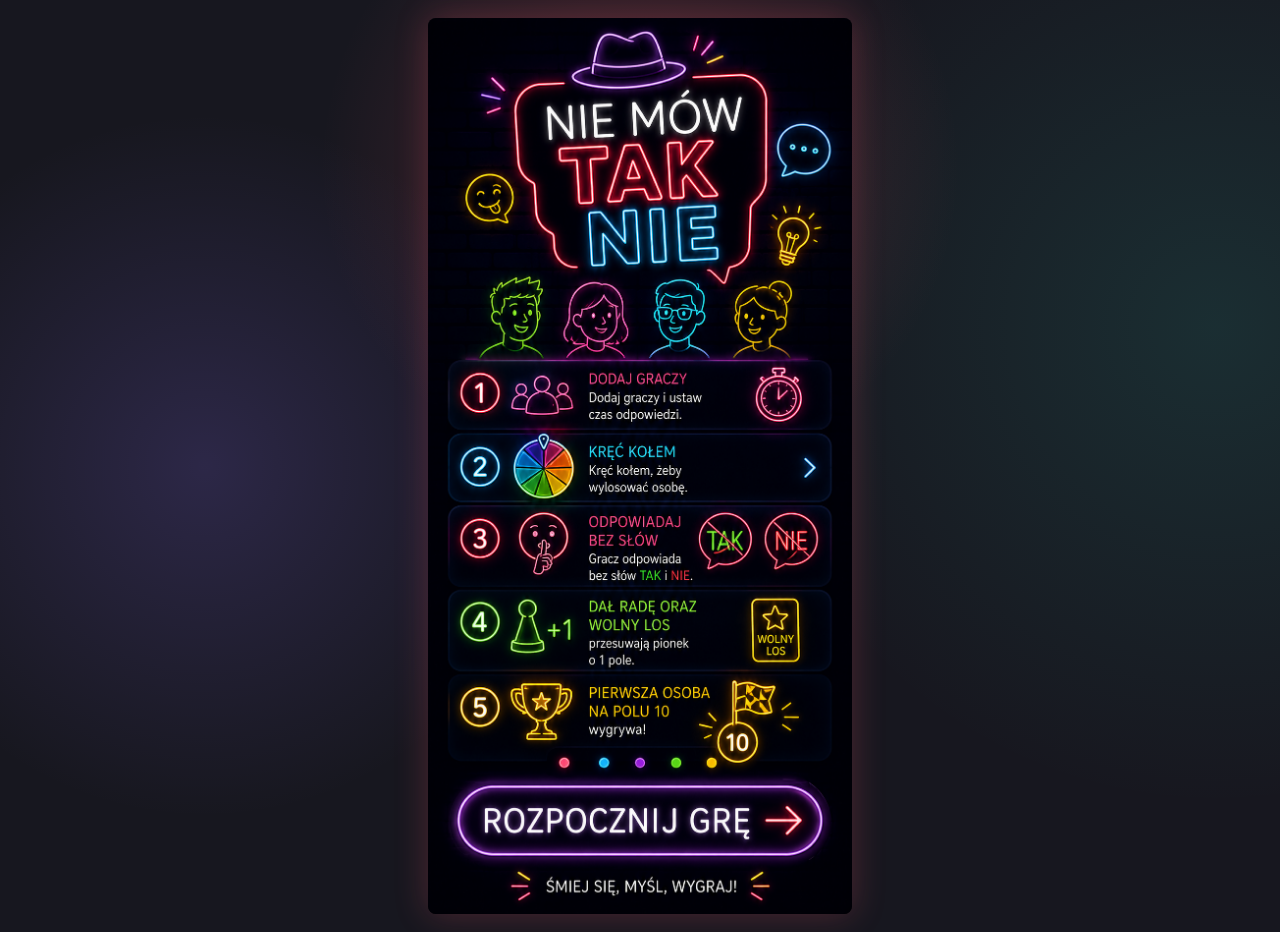
<file: index.html>
<!doctype html>
<html lang="pl">
  <head>
    <meta charset="UTF-8" />
    <meta name="viewport" content="width=device-width, initial-scale=1, viewport-fit=cover" />
    <meta name="theme-color" content="#17171f" />
    <meta name="description" content="Imprezowa gra PWA: Nie mów TAK, Nie mów NIE." />
    <link rel="manifest" href="./manifest.webmanifest?v=38" />
    <link rel="icon" href="./icon-192.png" type="image/png" />
    <link rel="apple-touch-icon" href="./icon-192.png" />
    <link rel="stylesheet" href="./styles.css?v=38" />
    <title>Nie mów TAK, Nie mów NIE</title>
  </head>
  <body>
    <main class="app-shell">
      <section class="title-screen" id="titleScreen" aria-label="Strona tytułowa">
        <img src="./title-screen-v37.png" alt="Nie mów TAK, Nie mów NIE" />
        <button class="title-start" id="enterSetup" type="button">Rozpocznij grę</button>
      </section>

      <section class="setup-screen is-hidden" id="setupScreen" aria-labelledby="setupTitle">
        <div class="brand-row">
          <h1 id="setupTitle" class="game-title">
            <span class="title-line">Nie mów <strong>TAK</strong>,</span>
            <span class="title-line">Nie mów <em>NIE</em></span>
          </h1>
        </div>

        <form class="player-form" id="playerForm">
          <label for="playerName">Dodaj gracza</label>
          <div class="input-row">
            <input id="playerName" name="playerName" type="text" autocomplete="off" maxlength="16" placeholder="Imię gracza" />
            <button type="submit">Dodaj</button>
          </div>
        </form>

        <div class="player-list" id="setupPlayers" aria-live="polite"></div>

        <div class="settings-grid" aria-label="Ustawienia gry">
          <label class="toggle-row">
            <span>Tryb Pojedynek 1 na 1</span>
            <input id="duelMode" type="checkbox" />
          </label>
          <label class="toggle-row">
            <span>Usuń gracza z koła po losowaniu</span>
            <input id="removeAfterSpin" type="checkbox" />
          </label>
          <label class="toggle-row">
            <span>Wolny los dla ostatniego gracza</span>
            <input id="freePassLast" type="checkbox" checked />
          </label>
          <label class="select-row">
            <span>Czas odpowiedzi</span>
            <select id="roundTime">
              <option value="5">5 s</option>
              <option value="10">10 s</option>
              <option value="15">15 s</option>
              <option value="20">20 s</option>
              <option value="30" selected>30 s</option>
            </select>
          </label>
        </div>

        <button class="primary-action" id="startGame" type="button">Start gry</button>

        <div class="setup-buttons" aria-label="Skróty i instalacja">
          <button type="button" data-panel="rules">Instrukcja</button>
          <button type="button" data-panel="iphone">iPhone</button>
          <button id="installAndroid" type="button">Android</button>
          <a class="spy-game-button" href="https://lukaszwmalinowski-crypto.github.io/graszpieg/" aria-label="Zagraj w Szpiega">
            <img src="./spy-button-transparent.png" alt="Zagraj w Szpiega" />
          </a>
        </div>

        <section class="setup-info is-hidden" id="setupInfo" aria-live="polite">
          <h2>Instrukcja</h2>
          <ol>
            <li>Dodaj graczy i ustaw czas odpowiedzi.</li>
            <li>Kręć kołem, żeby wylosować osobę.</li>
            <li>Gracz odpowiada bez słów TAK i NIE.</li>
            <li>Dał radę oraz wolny los przesuwają pionek o 1 pole.</li>
            <li>Tryb Pojedynek działa tylko dla 2 graczy: każdy ma po jednej turze w rundzie.</li>
            <li>Pierwsza osoba na polu 10 wygrywa.</li>
          </ol>
        </section>

        <footer class="setup-meta">
          <span>Wersja 0.2.2 · aktualizacja 2026-06-29</span>
        </footer>
      </section>

      <section class="game-screen is-hidden" id="gameScreen" aria-labelledby="gameTitle">
        <header class="game-header">
          <button class="icon-button" id="backToSetup" type="button" aria-label="Wroc do ustawien">
            <svg viewBox="0 0 24 24" aria-hidden="true">
              <path d="M15 18l-6-6 6-6" />
            </svg>
          </button>
          <div class="game-title-wrap">
            <h2 id="gameTitle" class="game-title">
              <span class="title-line">Nie mów <strong>TAK</strong>,</span>
              <span class="title-line">Nie mów <em>NIE</em></span>
            </h2>
            <p id="roundInfo">Runda 1</p>
          </div>
          <button class="icon-button" id="resetGame" type="button" aria-label="Resetuj gre">
            <svg viewBox="0 0 24 24" aria-hidden="true">
              <path d="M4 4v6h6" />
              <path d="M20 20v-6h-6" />
              <path d="M20 9a8 8 0 0 0-13.5-4.8L4 6.5" />
              <path d="M4 15a8 8 0 0 0 13.5 4.8L20 17.5" />
            </svg>
          </button>
        </header>

        <section class="wheel-panel" aria-label="Losowanie gracza">
          <div class="wheel-wrap">
            <canvas id="playerWheel" width="320" height="320" aria-label="Kolo losowania gracza"></canvas>
            <div class="wheel-pointer" aria-hidden="true"></div>
            <button class="spin-button" id="spinButton" type="button">Kręć</button>
            <div class="wheel-badge" id="wheelBadge">Gra: ?</div>
          </div>
        </section>

        <section class="turn-panel" aria-live="polite">
          <div class="turn-topline">
            <span id="activePlayer">Gra: losuj gracza</span>
            <span class="timer" id="timer">30</span>
          </div>
          <article class="question-card" id="questionCard">
            <p id="questionText">Kliknij Kręć, żeby wylosować osobę i pierwsze pytanie.</p>
          </article>
          <div class="current-score" id="currentScore" aria-label="Wynik bieżącego gracza">
            <div class="score-label">Wynik bieżącego gracza</div>
            <span class="score-ok"><i aria-hidden="true">✓</i><strong>0</strong></span>
            <span class="score-fail"><i aria-hidden="true">×</i><strong>0</strong></span>
            <div class="score-bar" aria-hidden="true"><span></span></div>
          </div>
          <div class="actions">
            <button id="successButton" type="button" disabled><span aria-hidden="true">✓</span>Dał radę</button>
            <button id="failButton" type="button" disabled><span aria-hidden="true">×</span>Wpadka</button>
            <button id="skipButton" type="button" disabled><span aria-hidden="true">▶</span>Pomiń</button>
          </div>
        </section>

        <footer class="game-footer">
          <span>Gra dla wszystkich</span>
          <span id="playersCount">4 graczy</span>
        </footer>
      </section>

      <section class="board-screen is-hidden" id="boardScreen" aria-labelledby="boardTitle">
        <div class="board-card">
          <h2 id="boardTitle">Plansza rund</h2>
          <p id="boardSubtitle">Runda zakończona. Przesuwacie pionek dalej.</p>
          <div class="board-path" id="boardPath" aria-label="Postęp rund"></div>
          <div class="board-scores" id="boardScores"></div>
          <button class="primary-action" id="continueRound" type="button">Następna runda</button>
        </div>
      </section>
    </main>

    <script src="./app.js?v=38" type="module"></script>
  </body>
</html>
</file>
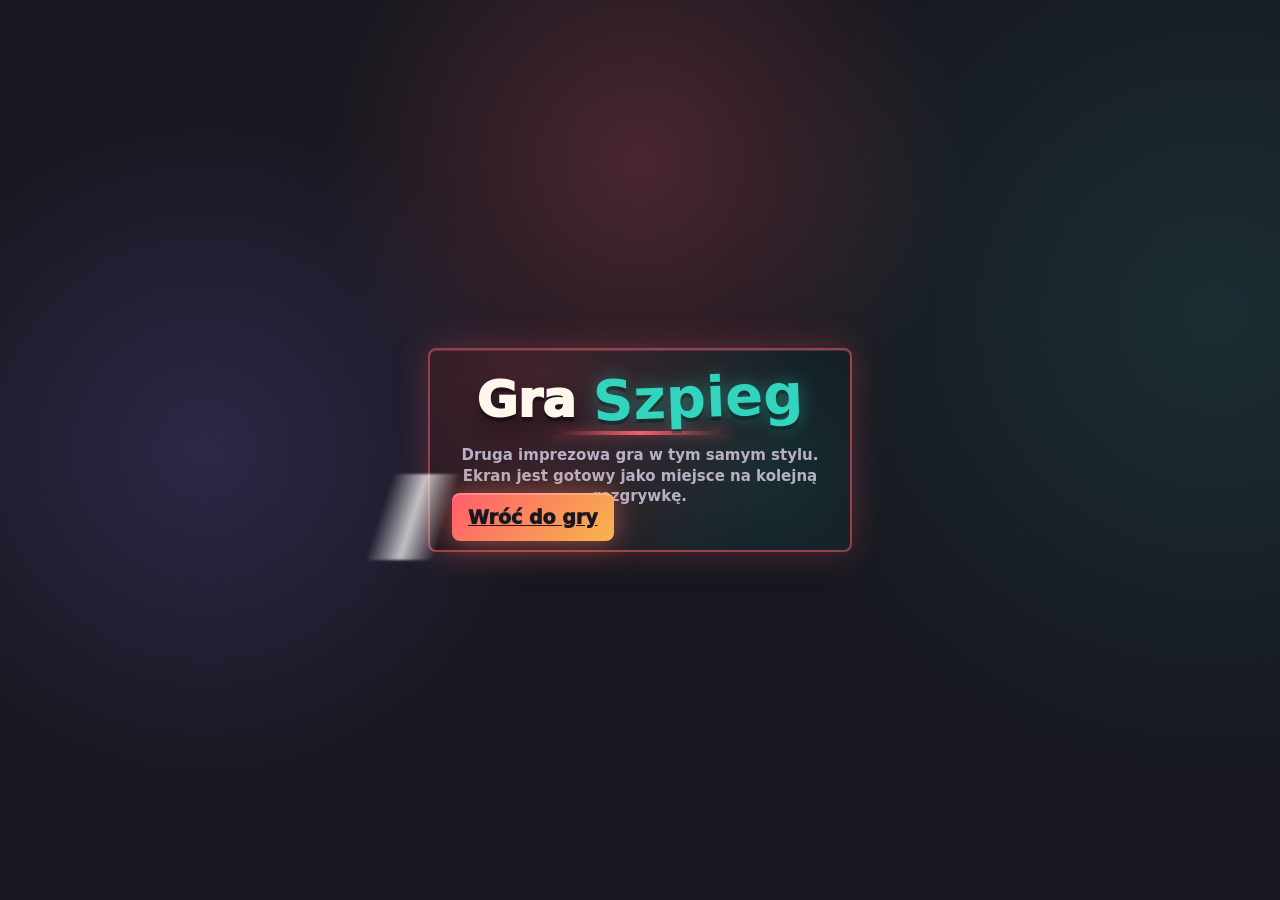
<file: szpieg.html>
<!doctype html>
<html lang="pl">
  <head>
    <meta charset="UTF-8" />
    <meta name="viewport" content="width=device-width, initial-scale=1" />
    <meta name="theme-color" content="#17171f" />
    <link rel="stylesheet" href="./styles.css?v=38" />
    <title>Gra Szpieg</title>
  </head>
  <body>
    <main class="app-shell">
      <section class="board-screen">
        <div class="board-card">
          <div class="game-title-wrap board-brand">
            <h1 class="game-title">
              <span class="title-line">Gra <strong>Szpieg</strong></span>
            </h1>
          </div>
          <p>Druga imprezowa gra w tym samym stylu. Ekran jest gotowy jako miejsce na kolejną rozgrywkę.</p>
          <a class="primary-action link-action" href="./index.html?v=38">Wróć do gry</a>
        </div>
      </section>
    </main>
  </body>
</html>
</file>
<file: styles.css>
:root {
  color-scheme: dark;
  --bg: #17171f;
  --panel: #22222d;
  --panel-2: #2c2b37;
  --text: #fff7ec;
  --muted: #b8b0c5;
  --line: rgba(255, 255, 255, 0.12);
  --coral: #ff5c6c;
  --teal: #33d4bd;
  --amber: #f6b64c;
  --violet: #8e72ff;
  --green: #71df8a;
  --shadow: 0 20px 60px rgba(0, 0, 0, 0.32);
}

* {
  box-sizing: border-box;
}

html,
body {
  min-height: 100%;
}

body {
  margin: 0;
  background:
    radial-gradient(circle at 50% 18%, rgba(255, 92, 108, 0.22), transparent 20rem),
    radial-gradient(circle at 16% 50%, rgba(142, 114, 255, 0.18), transparent 22rem),
    radial-gradient(circle at 95% 35%, rgba(51, 212, 189, 0.12), transparent 30rem),
    var(--bg);
  color: var(--text);
  font-family: Inter, ui-sans-serif, system-ui, -apple-system, BlinkMacSystemFont, "Segoe UI", sans-serif;
}

button,
input,
select {
  font: inherit;
}

button {
  border: 0;
  cursor: pointer;
}

button:disabled {
  cursor: not-allowed;
  opacity: 0.48;
}

.app-shell {
  width: min(100%, 460px);
  min-height: 100svh;
  margin: 0 auto;
  padding: 18px;
}

.setup-screen,
.game-screen,
.title-screen,
.board-screen {
  min-height: calc(100svh - 36px);
}

.is-hidden {
  display: none;
}

.brand-row {
  position: relative;
  margin: 18px 0 26px;
  text-align: center;
}

.title-screen {
  position: relative;
  display: block;
  overflow: hidden;
  border-radius: 8px;
  background: #05050a;
  box-shadow:
    0 0 34px rgba(255, 92, 108, 0.24),
    inset 0 1px 0 rgba(255, 255, 255, 0.08);
}

.title-screen.is-hidden {
  display: none;
}

.title-screen img {
  display: block;
  width: 100%;
  height: auto;
}

.title-start {
  position: absolute;
  left: 7%;
  bottom: 6.4%;
  width: 86%;
  height: 8.5%;
  min-height: 0;
  margin: 0;
  border-radius: 999px;
  background: transparent;
  color: transparent;
  font-size: 0;
  box-shadow: none;
  animation: none;
  -webkit-tap-highlight-color: transparent;
}

.title-start:focus-visible {
  outline: 3px solid rgba(246, 182, 76, 0.88);
  outline-offset: 4px;
}

h1,
h2,
p {
  margin: 0;
}

h1 {
  font-size: 34px;
  line-height: 0.98;
  letter-spacing: 0;
}

h2 {
  font-size: 18px;
  line-height: 1.1;
  letter-spacing: 0;
}

.game-title-wrap {
  position: relative;
}

.game-title {
  color: var(--text);
  font-size: clamp(36px, 9.4vw, 50px);
  font-weight: 950;
  line-height: 0.92;
  text-align: center;
  text-shadow:
    0 4px 0 rgba(0, 0, 0, 0.34),
    0 12px 22px rgba(0, 0, 0, 0.46);
}

.title-line {
  display: block;
  white-space: nowrap;
}

.game-title strong,
.game-title em {
  display: inline-block;
  font-style: normal;
  font-size: 1.12em;
  letter-spacing: 0;
  transform: rotate(-2deg);
}

.game-title strong {
  color: var(--teal);
  text-shadow:
    0 4px 0 rgba(0, 0, 0, 0.28),
    0 0 18px rgba(51, 212, 189, 0.42);
}

.game-title em {
  color: var(--coral);
  text-shadow:
    0 4px 0 rgba(0, 0, 0, 0.28),
    0 0 18px rgba(255, 92, 108, 0.45);
}

.brand-row::after,
.game-title-wrap::after {
  content: "";
  display: block;
  width: min(180px, 58%);
  height: 4px;
  margin: 8px auto 0;
  border-radius: 999px;
  background: linear-gradient(90deg, transparent, var(--coral), transparent);
  box-shadow: 0 0 12px rgba(255, 92, 108, 0.52);
}

.brand-row p,
.game-header p {
  color: var(--muted);
  margin-top: 8px;
  font-size: 14px;
  line-height: 1.35;
}

.brand-row p {
  max-width: 340px;
  margin-right: auto;
  margin-left: auto;
  font-weight: 800;
}

.game-header p {
  text-align: center;
}

.player-form,
.settings-grid,
.turn-panel,
.wheel-panel {
  background: rgba(34, 34, 45, 0.92);
  border: 1px solid var(--line);
  border-radius: 8px;
  box-shadow: var(--shadow);
}

.player-form {
  border-color: rgba(51, 212, 189, 0.28);
  background:
    linear-gradient(180deg, rgba(255, 255, 255, 0.08), transparent),
    rgba(20, 21, 29, 0.94);
  padding: 16px;
}

.player-form label,
.settings-grid span {
  display: block;
  color: var(--muted);
  font-size: 13px;
  font-weight: 750;
  margin-bottom: 8px;
}

.input-row {
  display: grid;
  grid-template-columns: 1fr auto;
  gap: 8px;
}

input,
select {
  min-width: 0;
  border: 1px solid var(--line);
  border-radius: 8px;
  background: #16161e;
  color: var(--text);
  padding: 13px 12px;
  outline: none;
}

input:focus,
select:focus {
  border-color: var(--teal);
  box-shadow: 0 0 0 3px rgba(51, 212, 189, 0.18);
}

.input-row button,
.primary-action,
.spin-button {
  border-radius: 8px;
  background: var(--teal);
  color: #081817;
  font-weight: 900;
  padding: 13px 16px;
}

.player-list {
  display: flex;
  flex-wrap: wrap;
  gap: 8px;
  min-height: 44px;
  margin: 14px 0;
}

.player-chip {
  display: inline-flex;
  align-items: center;
  gap: 8px;
  border: 1px solid var(--line);
  border-radius: 999px;
  background: rgba(255, 255, 255, 0.06);
  padding: 8px 10px 8px 12px;
  color: var(--text);
  font-size: 14px;
  font-weight: 800;
}

.player-chip button {
  display: grid;
  width: 22px;
  height: 22px;
  place-items: center;
  border-radius: 50%;
  background: rgba(255, 255, 255, 0.12);
  color: var(--text);
  font-weight: 900;
}

.settings-grid {
  display: grid;
  gap: 12px;
  border-color: rgba(255, 92, 108, 0.32);
  background:
    radial-gradient(circle at 18% 12%, rgba(255, 92, 108, 0.18), transparent 14rem),
    rgba(20, 21, 29, 0.94);
  padding: 14px 16px;
}

.toggle-row,
.select-row {
  display: grid;
  grid-template-columns: 1fr auto;
  gap: 14px;
  align-items: center;
  min-height: 54px;
  border: 1px solid rgba(255, 255, 255, 0.09);
  border-radius: 8px;
  background: rgba(255, 255, 255, 0.045);
  padding: 10px 12px;
}

.toggle-row span,
.select-row span {
  margin: 0;
}

input[type="checkbox"] {
  position: relative;
  width: 52px;
  height: 30px;
  appearance: none;
  border: 1px solid rgba(255, 255, 255, 0.14);
  border-radius: 999px;
  background: #16161e;
  padding: 0;
  transition: background 0.2s ease, box-shadow 0.2s ease;
}

input[type="checkbox"]::after {
  content: "";
  position: absolute;
  top: 4px;
  left: 4px;
  width: 20px;
  height: 20px;
  border-radius: 50%;
  background: var(--muted);
  transition: transform 0.2s ease, background 0.2s ease;
}

input[type="checkbox"]:checked {
  background: rgba(51, 212, 189, 0.24);
  box-shadow: 0 0 16px rgba(51, 212, 189, 0.32);
}

input[type="checkbox"]:checked::after {
  transform: translateX(22px);
  background: var(--teal);
}

.primary-action {
  position: relative;
  overflow: hidden;
  width: 100%;
  min-height: 62px;
  margin-top: 16px;
  background: linear-gradient(135deg, var(--coral), var(--amber));
  box-shadow:
    0 0 22px rgba(255, 92, 108, 0.42),
    0 0 42px rgba(246, 182, 76, 0.22),
    inset 0 2px 0 rgba(255, 255, 255, 0.24);
  color: #17171f;
  font-size: 19px;
  font-weight: 950;
  isolation: isolate;
  animation: neonPulse 2.2s ease-in-out infinite;
}

.primary-action::before {
  content: "";
  position: absolute;
  inset: -40% auto -40% -45%;
  z-index: -1;
  width: 42%;
  transform: skewX(-18deg);
  background: linear-gradient(90deg, transparent, rgba(255, 255, 255, 0.72), transparent);
  filter: blur(1px);
  animation: actionShine 2.8s ease-in-out infinite;
}

.primary-action:active {
  transform: translateY(1px) scale(0.99);
}

@keyframes neonPulse {
  0%,
  100% {
    box-shadow:
      0 0 18px rgba(255, 92, 108, 0.38),
      0 0 34px rgba(246, 182, 76, 0.2),
      inset 0 2px 0 rgba(255, 255, 255, 0.24);
  }
  50% {
    box-shadow:
      0 0 30px rgba(255, 92, 108, 0.74),
      0 0 58px rgba(246, 182, 76, 0.42),
      inset 0 2px 0 rgba(255, 255, 255, 0.34);
  }
}

@keyframes actionShine {
  0% {
    left: -55%;
    opacity: 0;
  }
  18% {
    opacity: 0.85;
  }
  44% {
    left: 116%;
    opacity: 0;
  }
  100% {
    left: 116%;
    opacity: 0;
  }
}

.game-header {
  display: grid;
  grid-template-columns: 44px 1fr 44px;
  gap: 10px;
  align-items: start;
  margin: 8px 0 0;
}

.icon-button {
  display: grid;
  width: 44px;
  height: 44px;
  place-items: center;
  border: 1px solid var(--line);
  border-radius: 8px;
  background: rgba(255, 255, 255, 0.06);
  color: var(--text);
}

.icon-button svg {
  width: 22px;
  height: 22px;
  fill: none;
  stroke: currentColor;
  stroke-linecap: round;
  stroke-linejoin: round;
  stroke-width: 2.2;
}

.score-strip {
  display: grid;
  grid-auto-flow: column;
  grid-auto-columns: minmax(88px, 1fr);
  gap: 8px;
  overflow-x: auto;
  padding-bottom: 8px;
  scrollbar-width: none;
}

.score-strip::-webkit-scrollbar {
  display: none;
}

.score-pill {
  min-height: 54px;
  border: 1px solid var(--line);
  border-radius: 8px;
  background: rgba(255, 255, 255, 0.06);
  padding: 9px;
}

.score-pill strong {
  display: block;
  overflow: hidden;
  color: var(--text);
  font-size: 13px;
  text-overflow: ellipsis;
  white-space: nowrap;
}

.score-pill span {
  color: var(--muted);
  font-size: 12px;
  font-weight: 800;
}

.wheel-panel {
  display: grid;
  justify-items: center;
  padding: 0;
  background: transparent;
  border: 0;
  box-shadow: none;
}

.wheel-wrap {
  position: relative;
  width: min(92vw, 430px);
  aspect-ratio: 1;
}

canvas {
  display: block;
  width: 100%;
  height: 100%;
  filter:
    drop-shadow(0 0 18px rgba(255, 92, 108, 0.26))
    drop-shadow(0 18px 34px rgba(0, 0, 0, 0.42));
  transition: transform 4.55s cubic-bezier(0.08, 0.86, 0.08, 1);
}

.wheel-pointer {
  position: absolute;
  top: -4px;
  left: 50%;
  width: 0;
  height: 0;
  transform: translateX(-50%);
  border-right: 14px solid transparent;
  border-left: 14px solid transparent;
  border-top: 32px solid var(--coral);
  filter: drop-shadow(0 0 12px rgba(255, 92, 108, 0.8));
}

.wheel-badge {
  position: absolute;
  right: 50%;
  bottom: 2px;
  min-width: 132px;
  transform: translateX(50%);
  border: 1px solid rgba(255, 255, 255, 0.18);
  border-radius: 999px;
  background: rgba(23, 23, 31, 0.92);
  box-shadow: 0 0 20px rgba(0, 0, 0, 0.36);
  color: var(--text);
  padding: 10px 16px;
  text-align: center;
  font-size: 17px;
  font-weight: 950;
}

.wheel-badge strong {
  color: var(--coral);
}

.spin-button {
  position: absolute;
  top: 50%;
  left: 50%;
  z-index: 2;
  display: grid;
  width: 100px;
  height: 100px;
  min-width: 0;
  place-items: center;
  transform: translate(-50%, -50%);
  border: 4px solid var(--coral);
  border-radius: 50%;
  background: #17171f;
  color: var(--coral);
  box-shadow:
    0 0 22px rgba(255, 92, 108, 0.6),
    inset 0 0 16px rgba(255, 92, 108, 0.08);
  font-size: 25px;
  text-shadow: none;
}

.turn-panel {
  position: relative;
  margin-top: 48px;
  padding: 0 0 10px;
  background: transparent;
  border: 0;
  box-shadow: none;
}

.turn-topline {
  display: block;
  margin: 0;
}

#activePlayer {
  display: none;
  overflow: hidden;
  color: var(--teal);
  font-size: 18px;
  font-weight: 950;
  text-overflow: ellipsis;
  white-space: nowrap;
}

.timer {
  position: absolute;
  z-index: 2;
  top: -34px;
  left: 50%;
  display: grid;
  width: 72px;
  height: 72px;
  place-items: center;
  transform: translateX(-50%);
  border: 8px solid var(--coral);
  border-radius: 50%;
  background: #15151d;
  color: var(--text);
  box-shadow: 0 0 22px rgba(255, 92, 108, 0.54);
  font-size: 31px;
  font-weight: 950;
}

.timer.is-low {
  color: var(--coral);
}

.question-card {
  display: grid;
  min-height: 210px;
  place-items: center;
  border: 4px solid var(--coral);
  border-radius: 8px;
  background:
    radial-gradient(circle at 20% 20%, rgba(255, 92, 108, 0.18), transparent 15rem),
    radial-gradient(circle at 85% 80%, rgba(142, 114, 255, 0.12), transparent 14rem),
    #191923;
  box-shadow:
    0 0 26px rgba(255, 92, 108, 0.38),
    inset 0 0 32px rgba(255, 92, 108, 0.05),
    inset 0 1px 0 rgba(255, 255, 255, 0.12);
  color: var(--text);
  padding: 52px 24px 28px;
}

.question-card p {
  font-size: 30px;
  font-weight: 950;
  line-height: 1.12;
  text-align: center;
}

.current-score {
  display: grid;
  grid-template-columns: 1fr 1fr;
  gap: 0;
  position: relative;
  margin-top: 26px;
  border: 2px solid rgba(255, 255, 255, 0.13);
  border-radius: 8px;
  background:
    linear-gradient(180deg, rgba(255, 255, 255, 0.08), transparent),
    rgba(20, 21, 29, 0.9);
  box-shadow:
    0 12px 28px rgba(0, 0, 0, 0.28),
    inset 0 0 24px rgba(255, 255, 255, 0.03);
  overflow: hidden;
  padding-top: 34px;
}

.current-score span {
  display: flex;
  min-height: 62px;
  align-items: center;
  justify-content: center;
  gap: 18px;
  background: transparent;
  color: var(--text);
  font-size: 15px;
  font-weight: 850;
  text-transform: uppercase;
}

.score-label {
  position: absolute;
  top: 12px;
  left: 0;
  right: 0;
  color: rgba(255, 247, 236, 0.56);
  font-size: 13px;
  font-weight: 950;
  letter-spacing: 1.8px;
  text-align: center;
  text-transform: uppercase;
}

.current-score i {
  display: grid;
  width: 45px;
  height: 45px;
  place-items: center;
  border: 4px solid currentColor;
  border-radius: 50%;
  font-size: 31px;
  font-style: normal;
  line-height: 1;
  text-shadow: 0 0 14px currentColor;
}

.score-ok {
  border-right: 1px solid rgba(255, 255, 255, 0.11);
  color: var(--teal);
}

.score-fail {
  color: var(--coral);
}

.current-score strong {
  display: block;
  color: currentColor;
  font-size: 42px;
  line-height: 1;
  text-shadow: 0 0 14px currentColor;
}

.score-bar {
  grid-column: 1 / -1;
  height: 8px;
  margin: 7px 16px 14px;
  overflow: hidden;
  border-radius: 999px;
  background: var(--coral);
}

.score-bar span {
  display: block;
  width: 50%;
  height: 100%;
  border-radius: inherit;
  background: var(--teal);
}

.actions {
  display: grid;
  grid-template-columns: 1fr 1fr 1fr;
  gap: 14px;
  margin-top: 24px;
}

.actions button {
  display: inline-flex;
  min-height: 78px;
  align-items: center;
  justify-content: center;
  gap: 12px;
  border-radius: 8px;
  color: #16161e;
  font-size: 18px;
  font-weight: 950;
  box-shadow:
    0 12px 28px rgba(0, 0, 0, 0.26),
    inset 0 2px 0 rgba(255, 255, 255, 0.22),
    inset 0 -3px 0 rgba(0, 0, 0, 0.14);
}

.actions button span {
  font-size: 38px;
  line-height: 1;
}

.game-footer {
  display: flex;
  justify-content: space-between;
  gap: 12px;
  margin-top: 12px;
  border-radius: 8px 8px 0 0;
  background: rgba(34, 34, 45, 0.82);
  color: var(--muted);
  padding: 16px;
  font-size: 14px;
  font-weight: 850;
}

.setup-info,
.setup-meta {
  border: 1px solid rgba(255, 255, 255, 0.11);
  border-radius: 8px;
  background:
    linear-gradient(180deg, rgba(255, 255, 255, 0.07), transparent),
    rgba(20, 21, 29, 0.86);
  box-shadow:
    0 12px 28px rgba(0, 0, 0, 0.24),
    inset 0 1px 0 rgba(255, 255, 255, 0.08);
  margin-top: 16px;
  padding: 16px;
}

.setup-buttons {
  display: grid;
  grid-template-columns: repeat(3, minmax(0, 1fr));
  gap: 10px;
  margin-top: 16px;
}

.setup-buttons button,
.setup-buttons a {
  display: grid;
  min-height: 54px;
  place-items: center;
  border: 1px solid rgba(255, 255, 255, 0.12);
  border-radius: 8px;
  background:
    linear-gradient(180deg, rgba(255, 255, 255, 0.08), transparent),
    rgba(20, 21, 29, 0.92);
  color: var(--text);
  font-size: 15px;
  font-weight: 950;
  text-align: center;
  text-decoration: none;
  box-shadow:
    0 10px 22px rgba(0, 0, 0, 0.22),
    inset 0 1px 0 rgba(255, 255, 255, 0.09);
}

.setup-buttons button:nth-child(1) {
  border-color: rgba(255, 92, 108, 0.42);
  box-shadow: 0 0 18px rgba(255, 92, 108, 0.16);
}

.setup-buttons button:nth-child(2),
.setup-buttons button:nth-child(3) {
  border-color: rgba(51, 212, 189, 0.42);
  box-shadow: 0 0 18px rgba(51, 212, 189, 0.14);
}

.setup-buttons button:disabled {
  opacity: 0.64;
}

.setup-buttons .spy-game-button {
  grid-column: 1 / -1;
  display: block;
  min-height: 0;
  overflow: hidden;
  padding: 0;
  border: 0;
  background: transparent;
  box-shadow: none;
}

.setup-buttons .spy-game-button img {
  display: block;
  width: 100%;
  height: auto;
  filter:
    drop-shadow(0 0 14px rgba(246, 182, 76, 0.18))
    drop-shadow(0 14px 22px rgba(0, 0, 0, 0.34));
}

.setup-info h2 {
  color: var(--text);
  font-size: 19px;
  font-weight: 950;
}

.setup-info ol {
  margin: 12px 0 0;
  padding-left: 20px;
  color: var(--muted);
  font-size: 14px;
  font-weight: 800;
  line-height: 1.5;
}

.setup-meta {
  display: flex;
  justify-content: space-between;
  gap: 12px;
  color: var(--muted);
  font-size: 13px;
  font-weight: 850;
}

.setup-meta a {
  color: var(--teal);
  font-weight: 950;
  text-decoration: none;
  text-shadow: 0 0 10px rgba(51, 212, 189, 0.42);
}

.board-screen {
  display: grid;
  align-items: center;
}

.board-screen.is-hidden {
  display: none;
}

.board-card {
  border: 2px solid rgba(255, 92, 108, 0.55);
  border-radius: 8px;
  background:
    radial-gradient(circle at 22% 16%, rgba(255, 92, 108, 0.2), transparent 17rem),
    radial-gradient(circle at 80% 60%, rgba(51, 212, 189, 0.13), transparent 16rem),
    rgba(20, 21, 29, 0.95);
  box-shadow:
    0 0 34px rgba(255, 92, 108, 0.26),
    inset 0 1px 0 rgba(255, 255, 255, 0.12);
  padding: 22px;
}

.board-card h2 {
  color: var(--text);
  font-size: 42px;
  font-weight: 950;
  line-height: 1;
  text-align: center;
  text-shadow: 0 5px 16px rgba(0, 0, 0, 0.5);
}

.board-card p {
  margin-top: 10px;
  color: var(--muted);
  font-size: 15px;
  font-weight: 800;
  line-height: 1.35;
  text-align: center;
}

.board-path {
  display: grid;
  gap: 14px;
  margin-top: 22px;
}

.player-track {
  border: 1px solid rgba(255, 255, 255, 0.12);
  border-radius: 8px;
  background:
    linear-gradient(180deg, rgba(255, 255, 255, 0.08), transparent),
    rgba(255, 255, 255, 0.05);
  padding: 12px;
  box-shadow:
    0 10px 24px rgba(0, 0, 0, 0.24),
    inset 0 1px 0 rgba(255, 255, 255, 0.08);
}

.track-head {
  display: flex;
  align-items: center;
  justify-content: space-between;
  gap: 12px;
  margin-bottom: 10px;
}

.track-head strong {
  color: var(--text);
  font-size: 16px;
  font-weight: 950;
}

.track-head span {
  color: var(--teal);
  font-size: 15px;
  font-weight: 950;
  text-shadow: 0 0 12px rgba(51, 212, 189, 0.5);
}

.track-cells {
  display: grid;
  grid-template-columns: repeat(11, minmax(0, 1fr));
  gap: 4px;
}

.track-cell {
  display: grid;
  min-height: 30px;
  place-items: center;
  border: 1px solid rgba(255, 255, 255, 0.12);
  border-radius: 6px;
  background: rgba(23, 23, 31, 0.76);
  color: rgba(255, 247, 236, 0.54);
  font-size: 10px;
  font-weight: 950;
  line-height: 1;
}

.track-cell.is-done {
  border-color: color-mix(in srgb, var(--track-color), white 18%);
  background: color-mix(in srgb, var(--track-color), #17171f 28%);
  color: #fff7ec;
}

.track-cell.is-current {
  border-color: var(--coral);
  background: var(--coral);
  color: var(--text);
  box-shadow: 0 0 16px rgba(255, 92, 108, 0.7);
  transform: translateY(-3px);
}

.board-scores {
  display: grid;
  gap: 8px;
  margin-top: 18px;
}

.board-score {
  border: 1px solid rgba(255, 255, 255, 0.11);
  border-radius: 8px;
  background: rgba(255, 255, 255, 0.06);
  padding: 12px;
}

.board-score strong,
.board-score span {
  display: block;
}

.board-score strong {
  color: var(--text);
  font-size: 16px;
  font-weight: 950;
}

.board-score span {
  margin-top: 4px;
  color: var(--muted);
  font-size: 13px;
  font-weight: 800;
}

#successButton {
  background: linear-gradient(180deg, #40e4ca, #18a995);
  color: #fff7ec;
}

#failButton {
  background: linear-gradient(180deg, #ff766d, #ef4a45);
  color: #fff7ec;
}

#skipButton {
  background: linear-gradient(180deg, #ffc942, #f2a317);
  color: var(--text);
}

@media (max-width: 360px) {
  .app-shell {
    padding: 12px;
  }

  h1 {
    font-size: 28px;
  }

  .question-card p {
    font-size: 24px;
  }

  .actions {
    grid-template-columns: 1fr;
  }

  .actions button {
    min-height: 62px;
  }
}

@media (prefers-reduced-motion: reduce) {
  *,
  *::before,
  *::after {
    scroll-behavior: auto !important;
    transition-duration: 0.01ms !important;
    animation-duration: 0.01ms !important;
    animation-iteration-count: 1 !important;
  }
}
</file>
